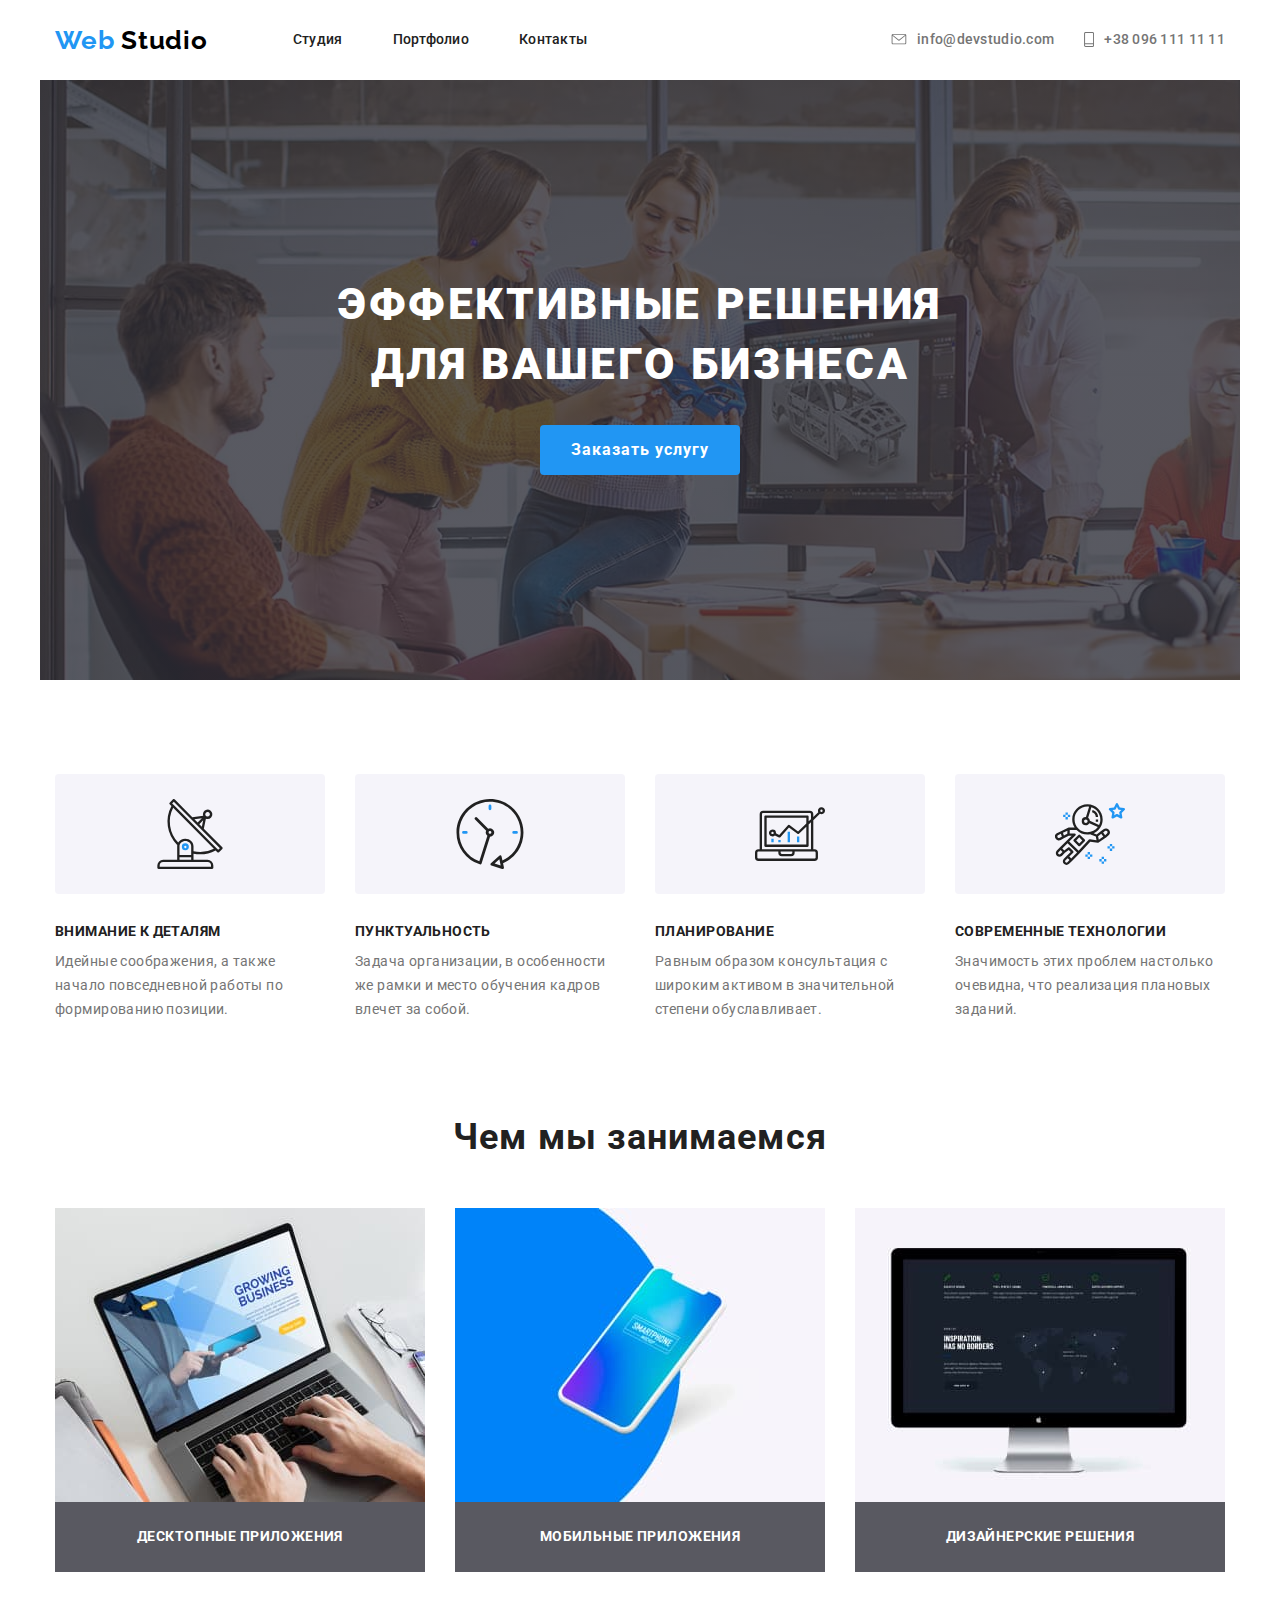
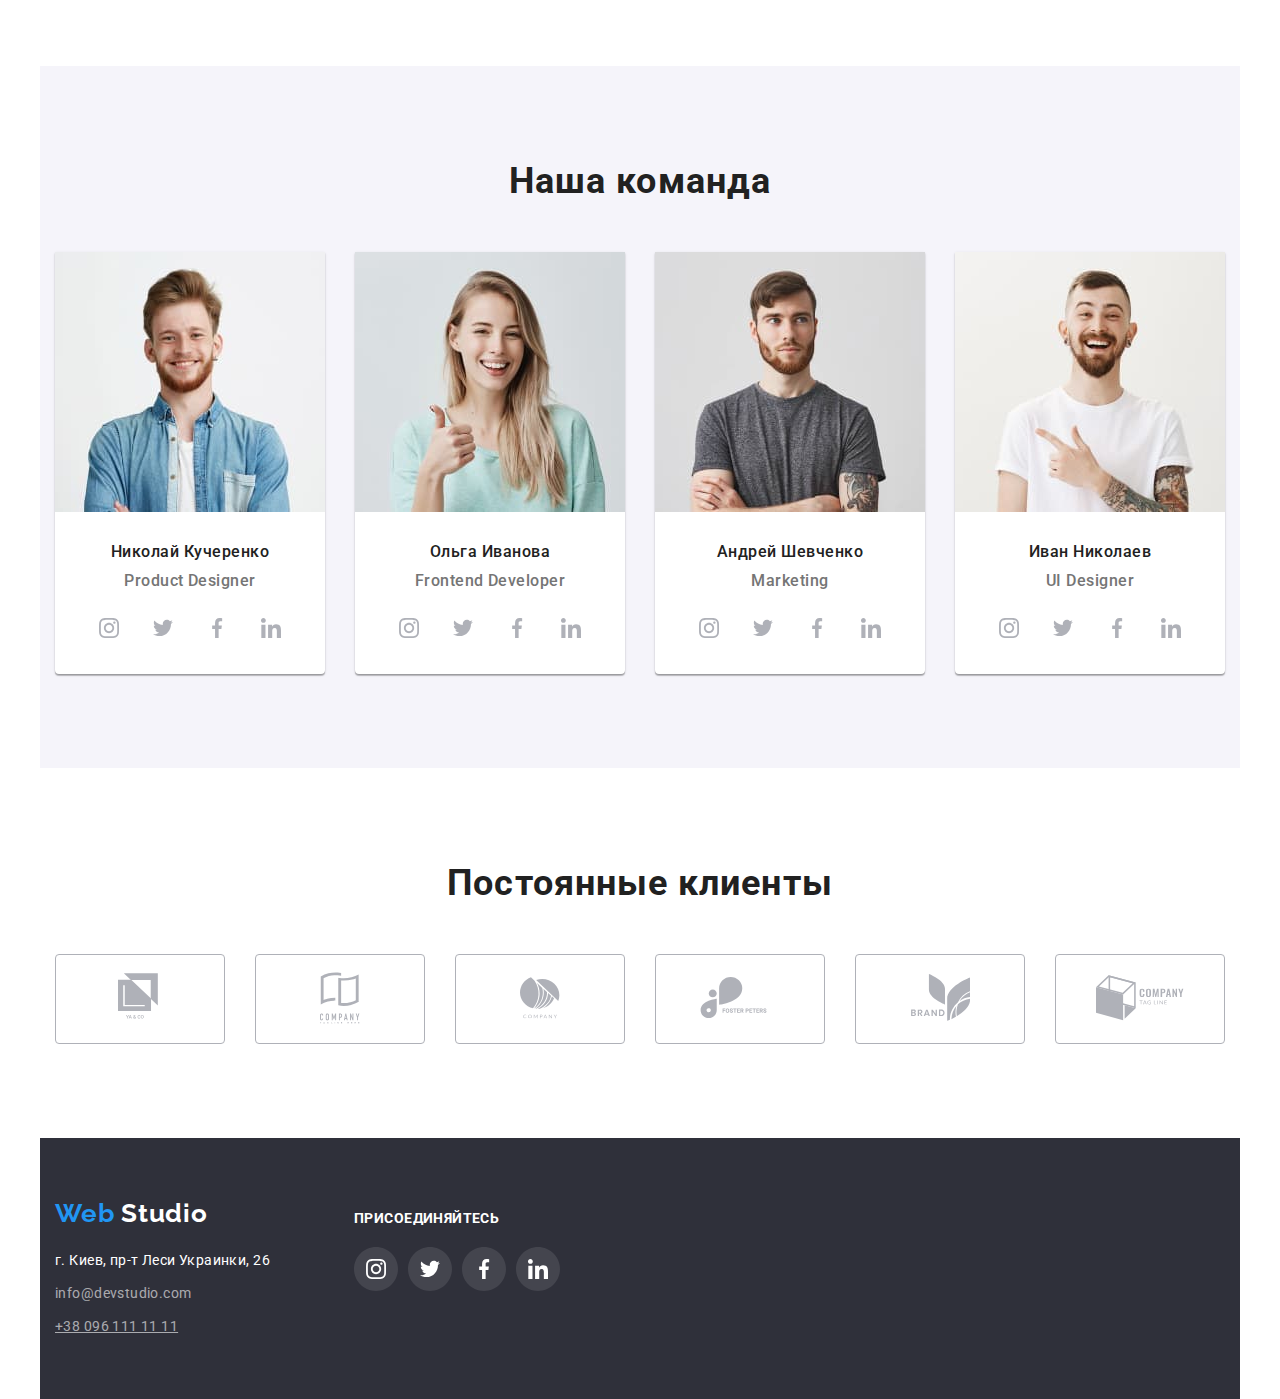
<file: index.html>
<!DOCTYPE html>
<html lang="ru">
  <head>
    <meta charset="UTF-8" />
    <meta name="viewport" content="width=device-width, initial-scale=1.0" />
    <title>Document</title>
    <link
      href="https://fonts.googleapis.com/css2?family=Raleway:wght@700&family=Roboto:wght@400;500;700;900&display=swap"
      rel="stylesheet"
    />
    <link rel="stylesheet" href="./css/normalize.css" />
    <link rel="stylesheet" href="./css/styles.css" />
  </head>
  <body>
    <header>
      <div class="container">
        <nav class="navigation">
          <ul class="navigation-list list">
            <li class="navigation-item">
              <a class="logo link" lang="en" href="index.html">
                <span class="web">Web</span> <span>Studio</span>
              </a>
            </li>
            <li class="navigation-item">
              <a class="navigation-link link" href="index.html">Студия</a>
            </li>
            <li class="navigation-item">
              <a class="navigation-link link" href="./portfolio.html"
                >Портфолио</a
              >
            </li>
            <li class="navigation-item">
              <a class="navigation-link link" href="">Контакты</a>
            </li>
          </ul>
        </nav>

        <ul class="contacts-list list">
          <li class="contacts-items">
            <address>
              <a class="header-mail link" href="mailto:info@devstudio.com">
                <svg class="heder-icons" width="16px" height="11px">
                  <use href="./images/sprite.svg#mail"></use>
                </svg>
                info@devstudio.com
              </a>
            </address>
          </li>
          <li class="contacts-items">
            <a class="header-tel link" href="tell:+380961111111">
              <svg class="heder-icons" width="10px" height="15px">
                <use href="./images/sprite.svg#phone"></use>
              </svg>
              +38 096 111 11 11
            </a>
          </li>
        </ul>
      </div>
    </header>
    <main>
      <!-- HERO section -->
      <section class="hero">
        <div>
          <div class="main-title-container">
            <h1 class="main-title">
              Эффективные решения <br />
              для вашего бизнеса
            </h1>
          </div>
          <button class="modal-btn">Заказать услугу</button>
        </div>
      </section>
      <!-- Особенности -->
      <section>
        <div class="features-container">
          <h2 hidden>Особенности</h2>
          <ul class="list list-features">
            <li class="feature-items">
              <h3 class="feature-title">Внимание к деталям</h3>
              <p class="feature-dasc">
                Идейные соображения, а также начало повседневной работы по
                формированию позиции.
              </p>
            </li>
            <li class="feature-items">
              <h3 class="feature-title">Пунктуальность</h3>
              <p class="feature-dasc">
                Задача организации, в особенности же рамки и место обучения
                кадров влечет за собой.
              </p>
            </li>
            <li class="feature-items">
              <h3 class="feature-title">Планирование</h3>
              <p class="feature-dasc">
                Равным образом консультация с широким активом в значительной
                степени обуславливает.
              </p>
            </li>
            <li class="feature-items">
              <h3 class="feature-title">Современные технологии</h3>
              <p class="feature-dasc">
                Значимость этих проблем настолько очевидна, что реализация
                плановых заданий.
              </p>
            </li>
          </ul>
        </div>
      </section>

      <!-- Чем мы занимаемся -->
      <section>
        <div>
          <h2 class="section-title">Чем мы занимаемся</h2>
          <ul class="labor-list list">
            <li>
              <a class="work-item link" href=""
                ><img
                  src="./images/jpg/img1.jpg"
                  alt="ноутбук"
                  width="370"
                  height="294"
                />
                <div class="labor-items"><p>Десктопные приложения</p></div>
              </a>
            </li>
            <li>
              <a class="work-item link" href=""
                ><img
                  src="./images/jpg/img2.jpg"
                  alt="смартфон"
                  width="370"
                  height="294"
                />
                <div class="labor-items"><p>Мобильные приложения</p></div>
              </a>
            </li>
            <li>
              <a class="work-item link" href=""
                ><img
                  src="./images/jpg/img3.jpg"
                  alt="монитор"
                  width="370"
                  height="294"
                />
                <div class="labor-items"><p>Дизайнерские решения</p></div>
              </a>
            </li>
          </ul>
        </div>
      </section>
      <!-- Наша команда -->
      <section class="team-section">
        <div>
          <h2 class="section-title">Наша команда</h2>
          <ul class="our-team-list list">
            <li class="team-personal-card">
              <img
                src="./images/jpg/nikolai.jpg"
                alt="фотография николая"
                width="270"
                height="260"
              />
              <h3 class="team-man">Николай Кучеренко</h3>
              <p class="team-man-position" lang="en">Product Designer</p>
              <div class="social-list-box">
                <ul class="social-list list">
                  <li>
                    <a aria-label="иконка инстаграмм" href="">
                      <svg class="social-list-icon" width="44px" height="44px">
                        <use href="./images/sprite.svg#instagram"></use>
                      </svg>
                    </a>
                  </li>
                  <li>
                    <a aria-label="иконка твиттер" href="">
                      <svg class="social-list-icon" width="44px" height="44px">
                        <use href="./images/sprite.svg#twitter"></use>
                      </svg>
                    </a>
                  </li>
                  <li>
                    <a aria-label="иконка фейсбук" href="">
                      <svg class="social-list-icon" width="44px" height="44px">
                        <use href="./images/sprite.svg#facebook"></use>
                      </svg>
                    </a>
                  </li>
                  <li>
                    <a aria-label="иконка линкенин" href=""
                      ><svg class="social-list-icon" width="44px" height="44px">
                        <use href="./images/sprite.svg#linkedin"></use>
                      </svg>
                    </a>
                  </li>
                </ul>
              </div>
            </li>
            <li class="team-personal-card">
              <img
                src="./images/jpg/olga.jpg"
                alt="фотография ольги"
                width="270"
                height="260"
              />
              <h3 class="team-man">Ольга Иванова</h3>
              <p class="team-man-position" lang="en">Frontend Developer</p>
              <div class="social-list-box">
                <ul class="social-list list">
                  <li>
                    <a aria-label="иконка инстаграмм" href="">
                      <svg class="social-list-icon" width="44px" height="44px">
                        <use href="./images/sprite.svg#instagram"></use>
                      </svg>
                    </a>
                  </li>
                  <li>
                    <a aria-label="иконка твиттер" href="">
                      <svg class="social-list-icon" width="44px" height="44px">
                        <use href="./images/sprite.svg#twitter"></use>
                      </svg>
                    </a>
                  </li>
                  <li>
                    <a aria-label="иконка фейсбук" href="">
                      <svg class="social-list-icon" width="44px" height="44px">
                        <use href="./images/sprite.svg#facebook"></use>
                      </svg>
                    </a>
                  </li>
                  <li>
                    <a aria-label="иконка линкенин" href=""
                      ><svg class="social-list-icon" width="44px" height="44px">
                        <use href="./images/sprite.svg#linkedin"></use>
                      </svg>
                    </a>
                  </li>
                </ul>
              </div>
            </li>
            <li class="team-personal-card">
              <img
                src="./images/jpg/andrei.jpg"
                alt="фотография андрея"
                width="270"
                height="260"
              />
              <h3 class="team-man">Андрей Шевченко</h3>
              <p class="team-man-position" lang="en">Marketing</p>
              <div class="social-list-box">
                <ul class="social-list list">
                  <li>
                    <a aria-label="иконка инстаграмм" href="">
                      <svg class="social-list-icon" width="44px" height="44px">
                        <use href="./images/sprite.svg#instagram"></use>
                      </svg>
                    </a>
                  </li>
                  <li>
                    <a aria-label="иконка твиттер" href="">
                      <svg class="social-list-icon" width="44px" height="44px">
                        <use href="./images/sprite.svg#twitter"></use>
                      </svg>
                    </a>
                  </li>
                  <li>
                    <a aria-label="иконка фейсбук" href="">
                      <svg class="social-list-icon" width="44px" height="44px">
                        <use href="./images/sprite.svg#facebook"></use>
                      </svg>
                    </a>
                  </li>
                  <li>
                    <a aria-label="иконка линкенин" href="">
                      <svg class="social-list-icon" width="44px" height="44px">
                        <use href="./images/sprite.svg#linkedin"></use>
                      </svg>
                    </a>
                  </li>
                </ul>
              </div>
            </li>
            <li class="team-personal-card">
              <img
                src="./images/jpg/ivan.jpg"
                alt="фотография ивана"
                width="270"
                height="260"
              />
              <h3 class="team-man">Иван Николаев</h3>
              <p class="team-man-position" lang="en">UI Designer</p>
              <div class="social-list-box">
                <ul class="social-list list">
                  <li>
                    <a aria-label="иконка инстаграмм" href="">
                      <svg class="social-list-icon" width="44px" height="44px">
                        <use href="./images/sprite.svg#instagram"></use>
                      </svg>
                    </a>
                  </li>
                  <li>
                    <a aria-label="иконка твиттер" href="">
                      <svg class="social-list-icon" width="44px" height="44px">
                        <use href="./images/sprite.svg#twitter"></use>
                      </svg>
                    </a>
                  </li>
                  <li>
                    <a aria-label="иконка фейсбук" href="">
                      <svg class="social-list-icon" width="44px" height="44px">
                        <use href="./images/sprite.svg#facebook"></use>
                      </svg>
                    </a>
                  </li>
                  <li>
                    <a aria-label="иконка линкенин" href=""
                      ><svg class="social-list-icon" width="44px" height="44px">
                        <use href="./images/sprite.svg#linkedin"></use>
                      </svg>
                    </a>
                  </li>
                </ul>
              </div>
            </li>
          </ul>
        </div>
      </section>
      <!-- Постоянные клиенты -->
      <section>
        <div class="customers-container">
          <h2 class="section-title">Постоянные клиенты</h2>
          <ul class="customers-list list">
            <li class="customers-items">
              <div class="customers-icon">
                <a class="customer-link" aria-label="имя компании 1" href="">
                  <svg class="customers-icon-svg" width="44px" height="49px">
                    <use href="./images/sprite.svg#client1"></use>
                  </svg>
                </a>
              </div>
            </li>
            <li class="customers-items">
              <div class="customers-icon">
                <a class="customer-link" aria-label="имя компании 2" href="">
                  <svg class="customers-icon-svg" width="40px" height="52px">
                    <use href="./images/sprite.svg#client2"></use>
                  </svg>
                </a>
              </div>
            </li>
            <li class="customers-items">
              <div class="customers-icon">
                <a class="customer-link" aria-label="имя компании 3" href="">
                  <svg class="customers-icon-svg" width="40px" height="42px">
                    <use href="./images/sprite.svg#client3"></use>
                  </svg>
                </a>
              </div>
            </li>
            <li class="customers-items">
              <div class="customers-icon">
                <a class="customer-link" aria-label="имя компании 4" href="">
                  <svg class="customers-icon-svg" width="80px" height="42px">
                    <use href="./images/sprite.svg#client4"></use>
                  </svg>
                </a>
              </div>
            </li>
            <li class="customers-items">
              <div class="customers-icon">
                <a class="customer-link" aria-label="имя компании 5" href="">
                  <svg class="customers-icon-svg" width="59px" height="47px">
                    <use href="./images/sprite.svg#client5"></use>
                  </svg>
                </a>
              </div>
            </li>
            <li class="customers-items">
              <div class="customers-icon">
                <a class="customer-link" aria-label="имя компании 6" href="">
                  <svg class="customers-icon-svg" width="88px" height="46px">
                    <use href="./images/sprite.svg#client6"></use>
                  </svg>
                </a>
              </div>
            </li>
          </ul>
        </div>
      </section>
    </main>
    <footer>
      <div class="footer-conteiner">
        <div class="footer-adress">
          <p>
            <a class="logo link" lang="en" href="index.html">
              <span class="web">Web</span> <span>Studio</span></a
            >
          </p>
          <ul class="footer-adress-list list">
            <li>
              <address>
                <a
                  class="footer-address link"
                  href="https://goo.gl/maps/YSJMnHiJ8xKR7t9W9"
                  target="_blank"
                >
                  г. Киев, пр-т Леси Украинки, 26
                </a>
              </address>
            </li>
            <li>
              <address>
                <a class="footer-contact link" href="mailto:info@devstudio.com">
                  info@devstudio.com
                </a>
              </address>
            </li>
            <li>
              <a class="footer-contact" href="tell:+380961111111">
                +38 096 111 11 11
              </a>
            </li>
          </ul>
        </div>
        <div class="colling-box">
          <b class="colling">присоединяйтесь</b>
          <div class="social-list-box">
            <ul class="social-list list">
              <li>
                <a aria-label="иконка инстаграмм" href="">
                  <svg
                    class="social-list-icon-futer"
                    width="44px"
                    height="44px"
                  >
                    <use href="./images/sprite.svg#instagram"></use>
                  </svg>
                </a>
              </li>
              <li>
                <a aria-label="иконка твиттер" href="">
                  <svg
                    class="social-list-icon-futer"
                    width="44px"
                    height="44px"
                  >
                    <use href="./images/sprite.svg#twitter"></use>
                  </svg>
                </a>
              </li>
              <li>
                <a aria-label="иконка фейсбук" href="">
                  <svg
                    class="social-list-icon-futer"
                    width="44px"
                    height="44px"
                  >
                    <use href="./images/sprite.svg#facebook"></use>
                  </svg>
                </a>
              </li>
              <li>
                <a aria-label="иконка линкенин" href=""
                  ><svg
                    class="social-list-icon-futer"
                    width="44px"
                    height="44px"
                  >
                    <use href="./images/sprite.svg#linkedin"></use>
                  </svg>
                </a>
              </li>
            </ul>
          </div>
        </div>
      </div>
    </footer>
  </body>
</html>
</file>
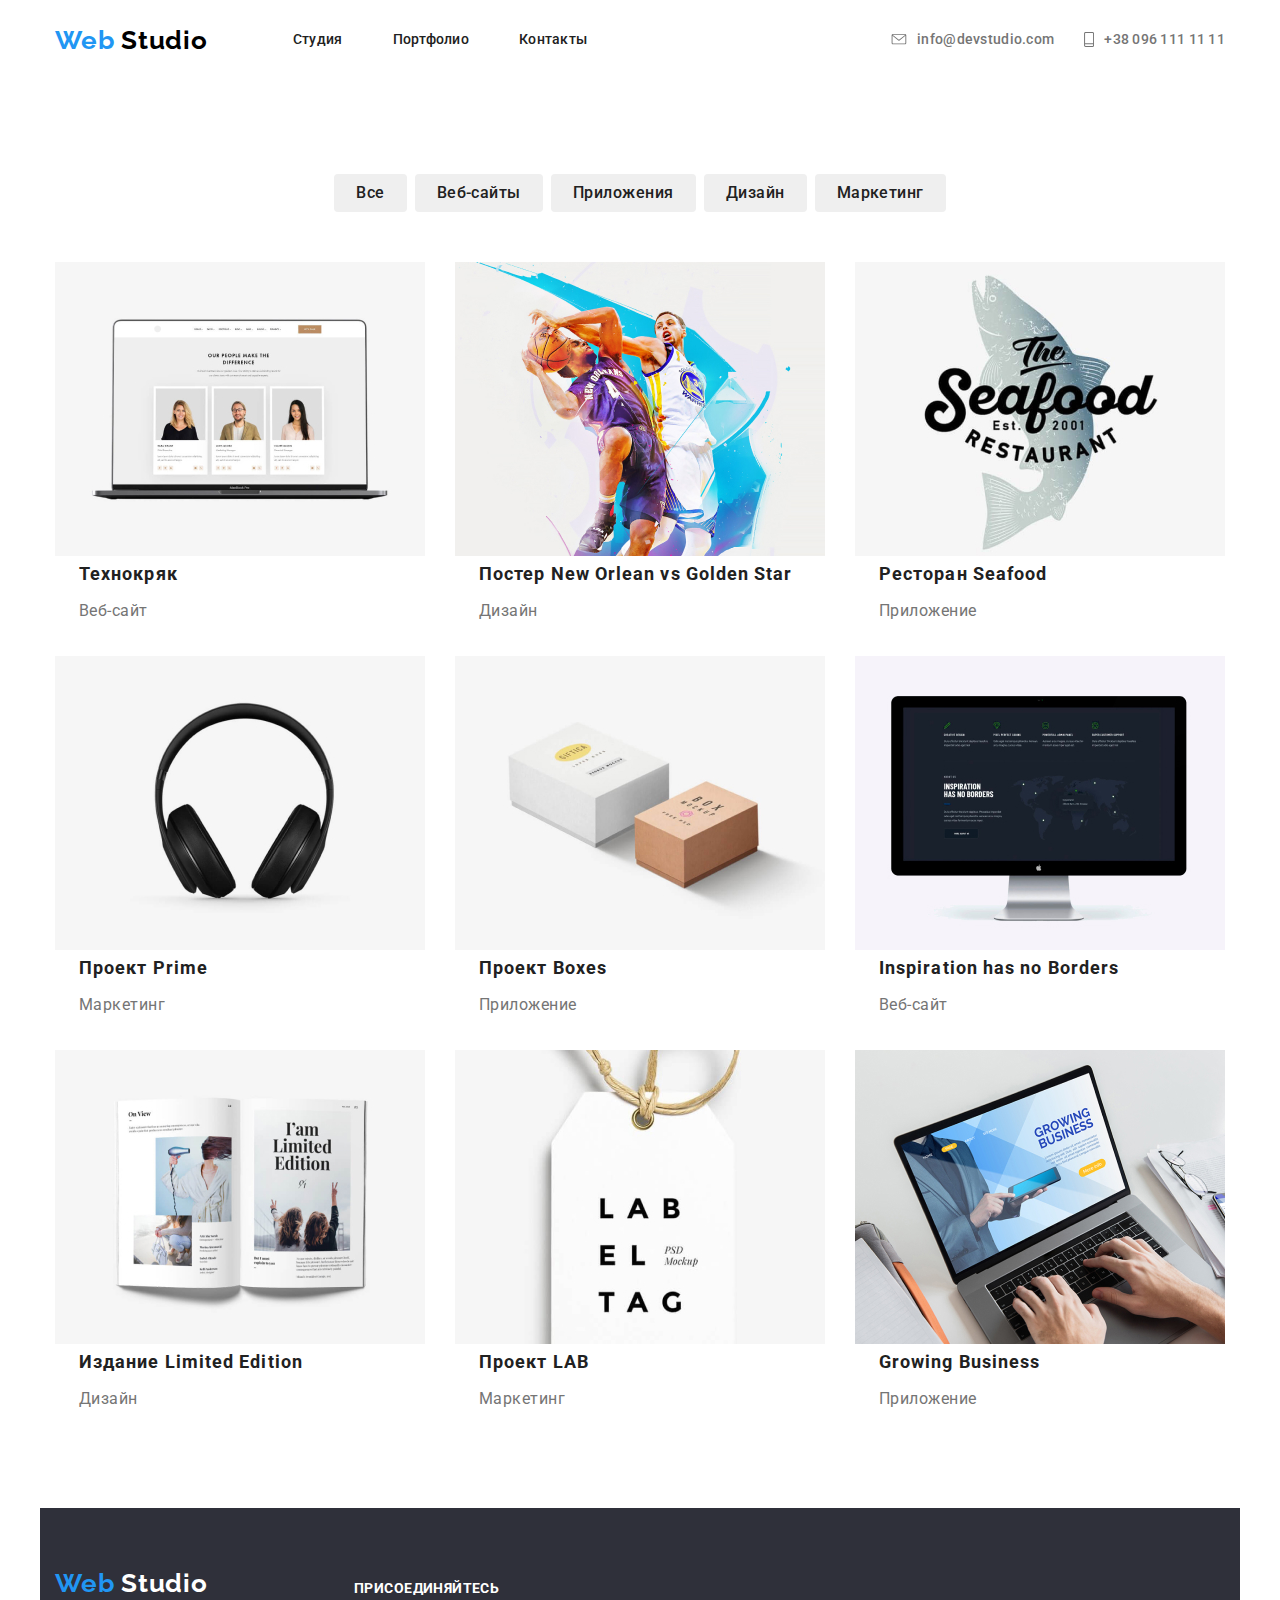
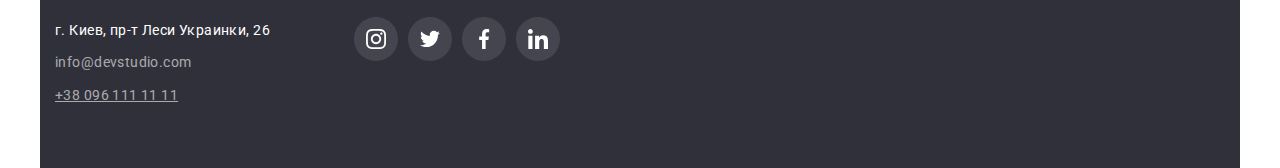
<file: portfolio.html>
<!DOCTYPE html>
<html lang="ru">
  <head>
    <meta charset="UTF-8" />
    <meta name="viewport" content="width=device-width, initial-scale=1.0" />
    <title>Document</title>
    <link
      href="https://fonts.googleapis.com/css2?family=Raleway:wght@700&family=Roboto:wght@400;500;700;900&display=swap"
      rel="stylesheet"
    />
    <link rel="stylesheet" href="./css/normalize.css" />
    <link rel="stylesheet" href="./css/styles.css" />
  </head>

  <body>
    <header>
      <div class="container">
        <nav class="navigation">
          <ul class="navigation-list list">
            <li class="navigation-item">
              <a class="logo link" lang="en" href="index.html">
                <span class="web">Web</span> <span>Studio</span>
              </a>
            </li>
            <li class="navigation-item">
              <a class="navigation-link link" href="index.html">Студия</a>
            </li>
            <li class="navigation-item">
              <a class="navigation-link link" href="./portfolio.html"
                >Портфолио</a
              >
            </li>
            <li class="navigation-item">
              <a class="navigation-link link" href="">Контакты</a>
            </li>
          </ul>
        </nav>

        <ul class="contacts-list list">
          <li class="contacts-items">
            <address>
              <a class="header-mail link" href="mailto:info@devstudio.com">
                <svg class="heder-icons" width="16px" height="11px">
                  <use href="./images/sprite.svg#mail"></use>
                </svg>
                info@devstudio.com
              </a>
            </address>
          </li>
          <li class="contacts-items">
            <a class="header-tel link" href="tell:+380961111111">
              <svg class="heder-icons" width="10px" height="15px">
                <use href="./images/sprite.svg#phone"></use>
              </svg>
              +38 096 111 11 11
            </a>
          </li>
        </ul>
      </div>
    </header>
    <main>
      <section>
        <div>
          <ul class="btn-list list">
            <li><button class="filter-btn">Все</button></li>
            <li><button class="filter-btn">Веб-сайты</button></li>
            <li><button class="filter-btn">Приложения</button></li>
            <li><button class="filter-btn">Дизайн</button></li>
            <li><button class="filter-btn">Маркетинг</button></li>
          </ul>
          <ul class="portfolio-list list">
            <li class="portfolio-list-item">
              <a class="link" href="">
                <img
                  src="./images/portfolio/img.jpg"
                  class="project-type"
                  alt="Ноутбук"
                  width="370"
                  height="294"
                />
                <div class="project-item">
                  <h2 class="project-name">Технокряк</h2>
                  <p class="project-type">Веб-сайт</p>
                  <p class="project-desc"></p>
                </div>
              </a>
            </li>
            <li>
              <a class="link" href=""
                ><img src="./images/portfolio/img-1.jpg" alt="" />
                <div class="project-item">
                  <h2 class="project-name">Постер New Orlean vs Golden Star</h2>
                  <p class="project-type">Дизайн</p>
                </div>
              </a>
            </li>
            <li>
              <a class="link" href=""
                ><img src="./images/portfolio/img-2.jpg" alt="" />
                <div class="project-item">
                  <h2 class="project-name">Ресторан Seafood</h2>
                  <p class="project-type">Приложение</p>
                </div>
              </a>
            </li>
            <li>
              <a class="link" href=""
                ><img src="./images/portfolio/img-3.jpg" alt="" />
                <div class="project-item">
                  <h2 class="project-name">Проект Prime</h2>
                  <p class="project-type">Маркетинг</p>
                </div>
              </a>
            </li>
            <li>
              <a class="link" href=""
                ><img src="./images/portfolio/img-4.jpg" alt="" />
                <div class="project-item">
                  <h2 class="project-name">Проект Boxes</h2>
                  <p class="project-type">Приложение</p>
                </div>
              </a>
            </li>
            <li>
              <a class="link" href=""
                ><img src="./images/portfolio/img-5.jpg" alt="" />
                <div class="project-item">
                  <h2 class="project-name">Inspiration has no Borders</h2>
                  <p class="project-type">Веб-сайт</p>
                </div>
              </a>
            </li>
            <li>
              <a class="link" href=""
                ><img src="./images/portfolio/img-6.jpg" alt="" />
                <div class="project-item">
                  <h2 class="project-name">Издание Limited Edition</h2>
                  <p class="project-type">Дизайн</p>
                </div>
              </a>
            </li>
            <li>
              <a class="link" href=""
                ><img src="./images/portfolio/img-7.jpg" alt="" />
                <div class="project-item">
                  <h2 class="project-name">Проект LAB</h2>
                  <p class="project-type">Маркетинг</p>
                </div>
              </a>
            </li>
            <li>
              <a class="link" href=""
                ><img src="./images/portfolio/img-8.jpg" alt="" />
                <div class="project-item">
                  <h2 class="project-name">Growing Business</h2>
                  <p class="project-type">Приложение</p>
                </div>
              </a>
            </li>
          </ul>
        </div>
      </section>
    </main>
    <footer>
      <div class="footer-conteiner">
        <div class="footer-adress">
          <p>
            <a class="logo link" lang="en" href="index.html">
              <span class="web">Web</span> <span>Studio</span></a
            >
          </p>
          <ul class="footer-adress-list list">
            <li>
              <address>
                <a
                  class="footer-address link"
                  href="https://goo.gl/maps/YSJMnHiJ8xKR7t9W9"
                  target="_blank"
                >
                  г. Киев, пр-т Леси Украинки, 26
                </a>
              </address>
            </li>
            <li>
              <address>
                <a class="footer-contact link" href="mailto:info@devstudio.com">
                  info@devstudio.com
                </a>
              </address>
            </li>
            <li>
              <a class="footer-contact" href="tell:+380961111111">
                +38 096 111 11 11
              </a>
            </li>
          </ul>
        </div>
        <div class="colling-box">
          <b class="colling">присоединяйтесь</b>
          <div class="social-list-box">
            <ul class="social-list list">
              <li>
                <a aria-label="иконка инстаграмм" href="">
                  <svg
                    class="social-list-icon-futer"
                    width="44px"
                    height="44px"
                  >
                    <use href="./images/sprite.svg#instagram"></use>
                  </svg>
                </a>
              </li>
              <li>
                <a aria-label="иконка твиттер" href="">
                  <svg
                    class="social-list-icon-futer"
                    width="44px"
                    height="44px"
                  >
                    <use href="./images/sprite.svg#twitter"></use>
                  </svg>
                </a>
              </li>
              <li>
                <a aria-label="иконка фейсбук" href="">
                  <svg
                    class="social-list-icon-futer"
                    width="44px"
                    height="44px"
                  >
                    <use href="./images/sprite.svg#facebook"></use>
                  </svg>
                </a>
              </li>
              <li>
                <a aria-label="иконка линкенин" href=""
                  ><svg
                    class="social-list-icon-futer"
                    width="44px"
                    height="44px"
                  >
                    <use href="./images/sprite.svg#linkedin"></use>
                  </svg>
                </a>
              </li>
            </ul>
          </div>
        </div>
      </div>
    </footer>
  </body>
</html>
</file>
<file: css/styles.css>
html {
  box-sizing: border-box;
}
*,
*::before,
*::after {
  box-sizing: inherit;
}

body {
  background-color: #ffffff;
  font-family: 'Roboto', sans-serif;
  font-size: 14px;
  color: #757575;
}
.link {
  text-decoration: none;
  display: block;
}
.list {
  padding: 0px;
  margin: 0px;
  list-style: none;
}
img {
  display: block;
}

h1,
h3,
h4,
p {
  margin-top: 0px;
  margin-bottom: 0px;
}

h2 {
  margin-top: 0px;
  margin-bottom: 50px;
}

/* header */
/* logo */
.logo {
  font-family: Raleway;
  font-style: normal;
  font-weight: bold;
  font-size: 26px;
  line-height: 1.19;
  letter-spacing: 0.03em;
  color: #000000;
}
footer .logo {
  color: #ffffff;
}
.web {
  color: #2196f3;
}
/* header navigation */
.navigation-link,
.header-mail,
.header-tel {
  font-style: normal;
  font-weight: 500;
  font-size: 14px;
  line-height: 1.14;
  letter-spacing: 0.02em;
  padding-top: 32px;
  padding-bottom: 32px;
}

.navigation-link {
  color: #212121;
}
.header-mail,
.header-tel {
  color: #757575;
}

.navigation-link:hover,
.navigation-link:focus,
.header-mail:hover,
.header-mail:focus,
.header-tel:hover,
.header-tel:focus {
  color: #2196f3;
}

header .container {
  display: flex;
  justify-content: space-between;
  align-items: center;
}
.navigation-list {
  display: flex;
  align-items: center;
}

.navigation-item:not(:last-child) {
  margin-right: 50px;
}

.navigation-item:first-child {
  margin-right: 85px;
}
.heder-icons {
  margin-right: 10px;
  --color5: #757575;
}
.contacts-items:hover .heder-icons {
  --color5: #2196f3;
}
header {
  width: 1200px;
  padding-left: 15px;
  padding-right: 15px;
  margin: 0 auto;
}

.contacts-list {
  display: flex;
  align-items: center;
}
.header-mail,
.header-tel {
  display: flex;
  align-items: center;
}

.contacts-items:not(:last-child) {
  margin-right: 30px;
}

section {
  width: 1200px;
  padding-left: 15px;
  padding-right: 15px;
  padding-top: 94px;
  padding-bottom: 94px;
  margin: 0 auto;
}
section:nth-child(3) {
  padding-top: 0px;
}

/* main */
/* main HERO */
.hero {
  text-align: center;
  padding-top: 195px;
  padding-bottom: 205px;
  background-image: linear-gradient(
      rgba(47, 48, 58, 0.8),
      rgba(47, 48, 58, 0.8)
    ),
    url('../images/jpg/hero-bg.jpg');
  background-repeat: no-repeat;
}
.main-title-container {
  margin-right: auto;
  margin-left: auto;
  width: 696px;
  height: 120px;

  margin-bottom: 30px;
}

.main-title {
  font-weight: 900;
  font-size: 44px;
  line-height: 1.36;
  text-align: center;
  letter-spacing: 0.06em;
  text-transform: uppercase;
  color: #ffffff;
}

.modal-btn {
  padding: 0px;
  font-weight: bold;
  font-size: 16px;
  line-height: 1.87;
  display: inline-block;
  align-items: center;
  text-align: center;
  letter-spacing: 0.06em;
  color: #ffffff;
  background-color: #2196f3;
  width: 200px;
  height: 50px;
  border-radius: 4px;
  border: transparent;
}
.modal-btn:hover,
.modal-btn:focus {
  background-color: #188ce8;
}
/* main features */

.list-features {
  display: flex;
  justify-content: space-between;
}
.feature-items {
  width: 270px;
}

.feature-items::before {
  display: block;
  content: '';
  height: 120px;
  background-size: contain;

  background: #f5f4fa;
  border-radius: 4px;
  margin-bottom: 30px;
}
.feature-items:nth-child(1)::before {
  background-image: url('../images/svg/antenna.svg');
  background-repeat: no-repeat;
  background-position: center;
}
.feature-items:nth-child(2)::before {
  background-image: url('../images/svg/clock.svg');
  background-repeat: no-repeat;
  background-position: center;
}
.feature-items:nth-child(3)::before {
  background-image: url('../images/svg/diagram.svg');
  background-repeat: no-repeat;
  background-position: center;
}
.feature-items:nth-child(4)::before {
  background-image: url('../images/svg/astronaut.svg');
  background-repeat: no-repeat;
  background-position: center;
}
.feature-title,
.work-item {
  font-weight: bold;
  font-size: 14px;
  line-height: 1.14;
  letter-spacing: 0.03em;
  text-transform: uppercase;
  color: #212121;
}
.feature-title {
  margin-bottom: 10px;
}
.features-images-items {
  width: 270px;
  height: 120px;
  display: flex;
  align-items: center;
  justify-content: center;
  background-color: #f5f4fa;
  border-radius: 4px;
  margin-bottom: 30px;
}

.features-images-items .features-image {
  margin: 0;
}

.feature-dasc {
  line-height: 1.71;
  letter-spacing: 0.03em;
}

.section-title {
  font-size: 36px;
  line-height: 1.17;
  text-align: center;
  letter-spacing: 0.03em;
  color: #212121;
}
/* Чем мы занимаемся */
.labor-list {
  display: flex;
  justify-content: space-between;
}
.labor-items {
  width: 370px;
  height: 70px;
  background: rgba(47, 48, 58, 0.8);
  display: flex;
  align-items: center;
  justify-content: center;
}

.work-item {
  text-align: center;
  color: #ffffff;
}

/* Наша команда */

.our-team-list img {
  margin-bottom: 30px;
}
.our-team-list > li {
  box-shadow: 0px 2px 1px rgba(0, 0, 0, 0.2), 0px 1px 1px rgba(0, 0, 0, 0.14),
    0px 1px 3px rgba(0, 0, 0, 0.12);
  border-radius: 0px 0px 4px 4px;
}
.team-section {
  background-color: #f5f4fa;
}
.team-personal-card {
  background-color: #fff;
}
.team-man {
  margin-bottom: 10px;
}

.team-man,
.team-man-position {
  font-weight: 500;
  font-size: 16px;
  line-height: 1.19;
  text-align: center;
  letter-spacing: 0.03em;
  color: #212121;
}
.our-team-list {
  display: flex;
  justify-content: space-between;
}
.team-man-position {
  color: #757575;
  margin-bottom: 16px;
}
.social-list-box {
  width: 206px;
  height: 44px;
  margin: 0 auto;
  margin-bottom: 24px;
}

.social-list-icon {
  --color3: #afb1b8;
  --color4: #fff;
}
.social-list-icon:hover,
.social-list-icon:focus {
  --color3: #fff;
  --color4: #2196f3;
}

.social-list {
  display: block;
  display: flex;
  justify-content: space-between;
}

/* Клиенты */
.customers-list {
  display: flex;
  justify-content: space-between;
}

.customers-icon {
  width: 170px;
  height: 90px;
  display: inline-flex;
  align-items: center;
  justify-content: center;
  border-style: solid;
  border-width: 1px;
  border-color: #afb1b8;
  border-radius: 4px;
}

.customers-icon-svg {
  fill: #afb1b8;
}
.customers-items:hover .customers-icon-svg,
.customers-items:focus .customers-icon-svg {
  fill: #2196f3;
}
.customers-items:hover .customers-icon,
.customers-items:focus .customers-icon {
  border-color: #2196f3;
}

.customers-icon .customer-link:hover {
  border-color: #2196f3;
}

/* footer */

footer {
  background-color: #2f303a;
  width: 1200px;
  padding-left: 15px;
  padding-right: 15px;
  padding-top: 60px;
  padding-bottom: 60px;
  margin: 0 auto;
}
.footer-address,
.footer-contact {
  font-family: Roboto;
  font-style: normal;
  font-weight: normal;
  font-size: 14px;
  line-height: 1.71;
  letter-spacing: 0.03em;
}
.footer-address {
  color: #ffffff;
}
.footer-contact {
  color: rgba(255, 255, 255, 0.6);
}
.colling {
  font-size: 14px;
  line-height: 1.14;
  letter-spacing: 0.03em;
  text-transform: uppercase;
  color: #ffffff;
  display: inline-block;
  margin-bottom: 20px;
}
.footer-conteiner {
  display: flex;
}
.footer-adress {
  width: 230px;
  margin-right: 69px;
}
.footer-adress p {
  margin-bottom: 20px;
}

.footer-adress-list li:not(:last-child) {
  margin-bottom: 9px;
}
.colling-box {
  width: 206px;
  padding-top: 12px;
}
.social-list-icon-futer {
  --color3: #fff;
  --color4: rgba(255, 255, 255, 0.1);
}
.social-list-icon-futer:hover,
.social-list-icon-futer:focus {
  --color4: #2196f3;
}

/* Portfolio */
.filter-btn {
  font-weight: 500;
  font-size: 16px;
  line-height: 1.62;
  text-align: center;
  letter-spacing: 0.03em;
  color: #212121;
  border-radius: 4px;
  border-width: 0px;
  padding-left: 22px;
  padding-right: 22px;
  padding-top: 6px;
  padding-bottom: 6px;
}
.filter-btn:hover,
.filter-btn:focus {
  background-color: #2196f3;
  color: #ffffff;
}
.project-name {
  font-family: Roboto;
  font-style: normal;
  font-weight: bold;
  font-size: 18px;
  line-height: 2;
  letter-spacing: 0.06em;
  color: #212121;
  margin-bottom: 4px;
}
.project-type {
  font-size: 16px;
  line-height: 1.87;
  letter-spacing: 0.03em;
  color: #757575;
}
.project-desc {
  background-color: #2196f3;
  font-size: 18px;
  line-height: 1.56;
  letter-spacing: 0.03em;
  color: #ffffff;
}

.btn-list {
  display: flex;
  justify-content: center;
  margin-bottom: 50px;
}
.btn-list li:not(:last-child) {
  margin-right: 8px;
}
.portfolio-list {
  display: flex;
  flex-wrap: wrap;
}
.portfolio-list li {
  margin-right: 30px;
  margin-bottom: 30px;
}
.portfolio-list li:nth-last-child(-1n + 3) {
  margin-bottom: 0px;
}
.portfolio-list li:nth-child(3n) {
  margin-right: 0px;
}
.project-item {
  padding-left: 24px;
}
.portfolio-list li:hover,
.portfolio-list li:focus {
  background: #ffffff;
  box-sizing: border-box;
  box-shadow: 1px 4px 6px rgba(0, 0, 0, 0.16), 0px 4px 4px rgba(0, 0, 0, 0.06),
    0px 1px 1px rgba(0, 0, 0, 0.12);
}
</file>
